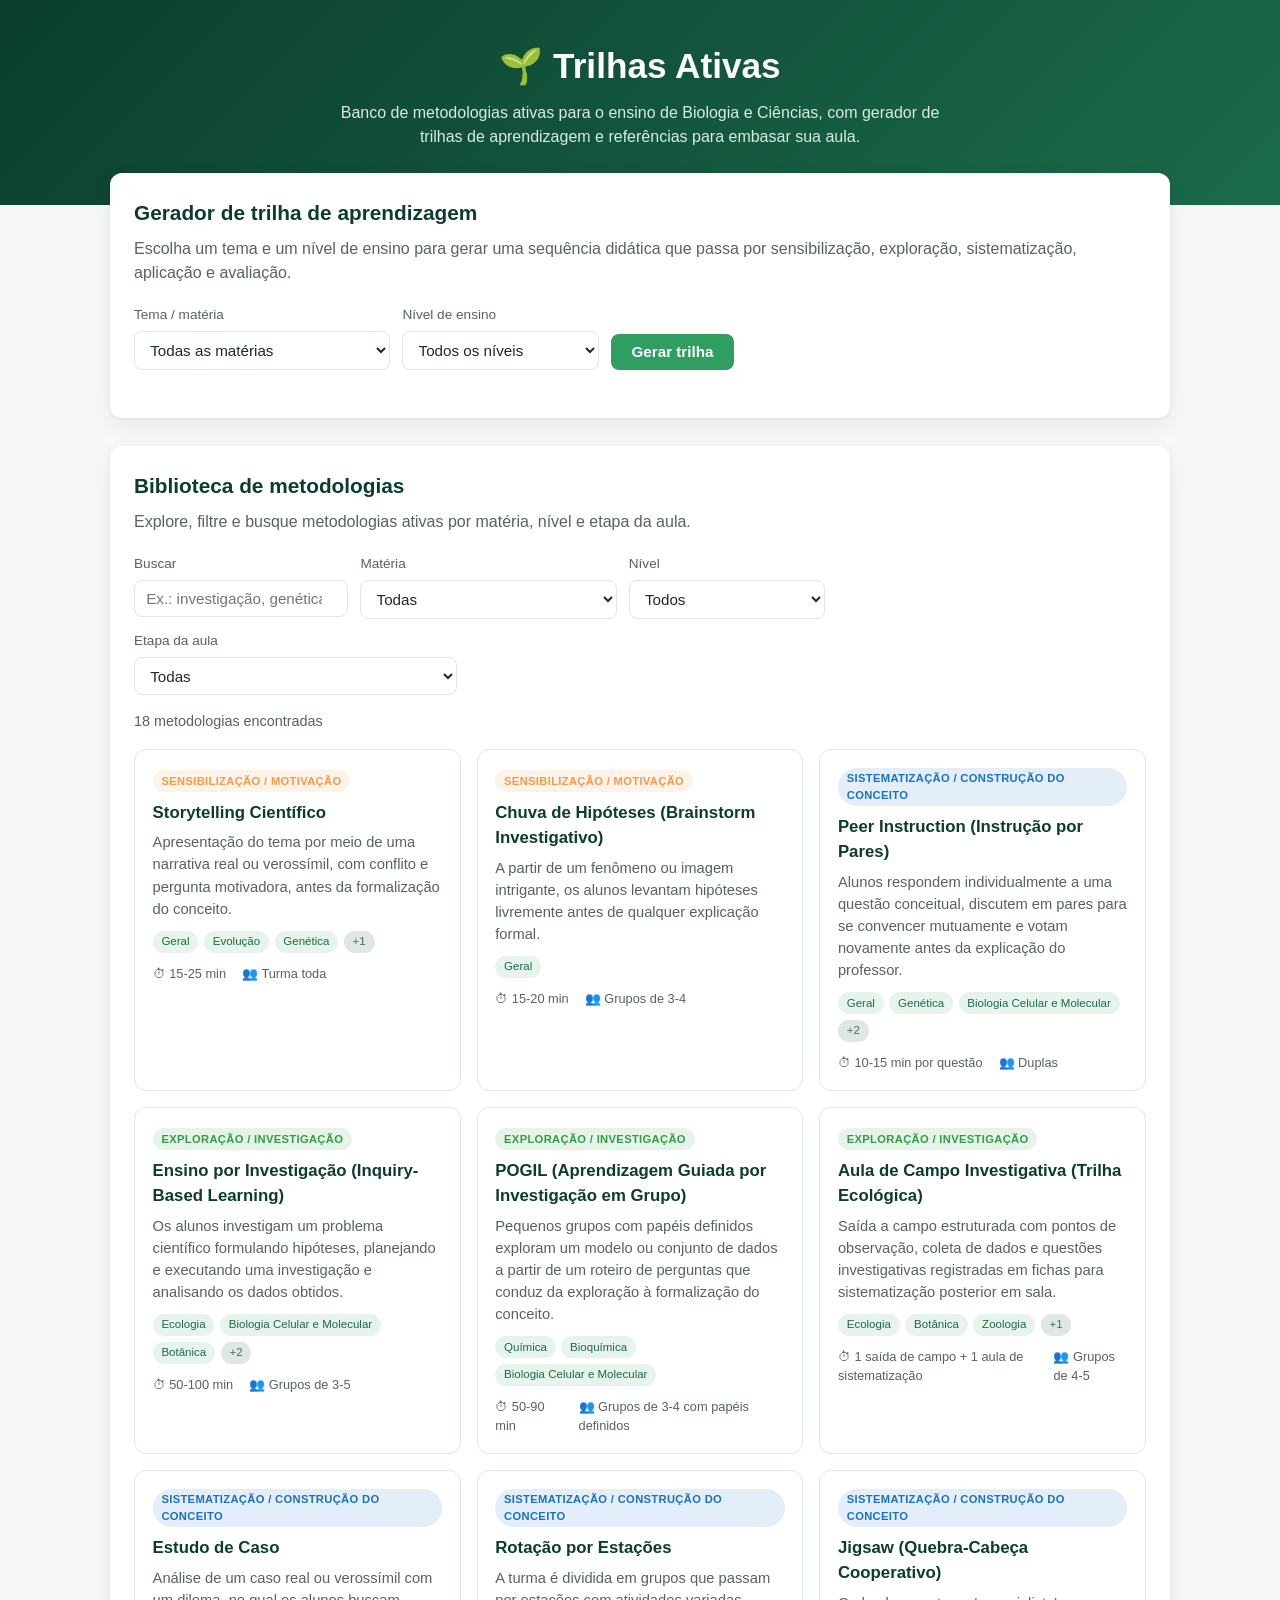
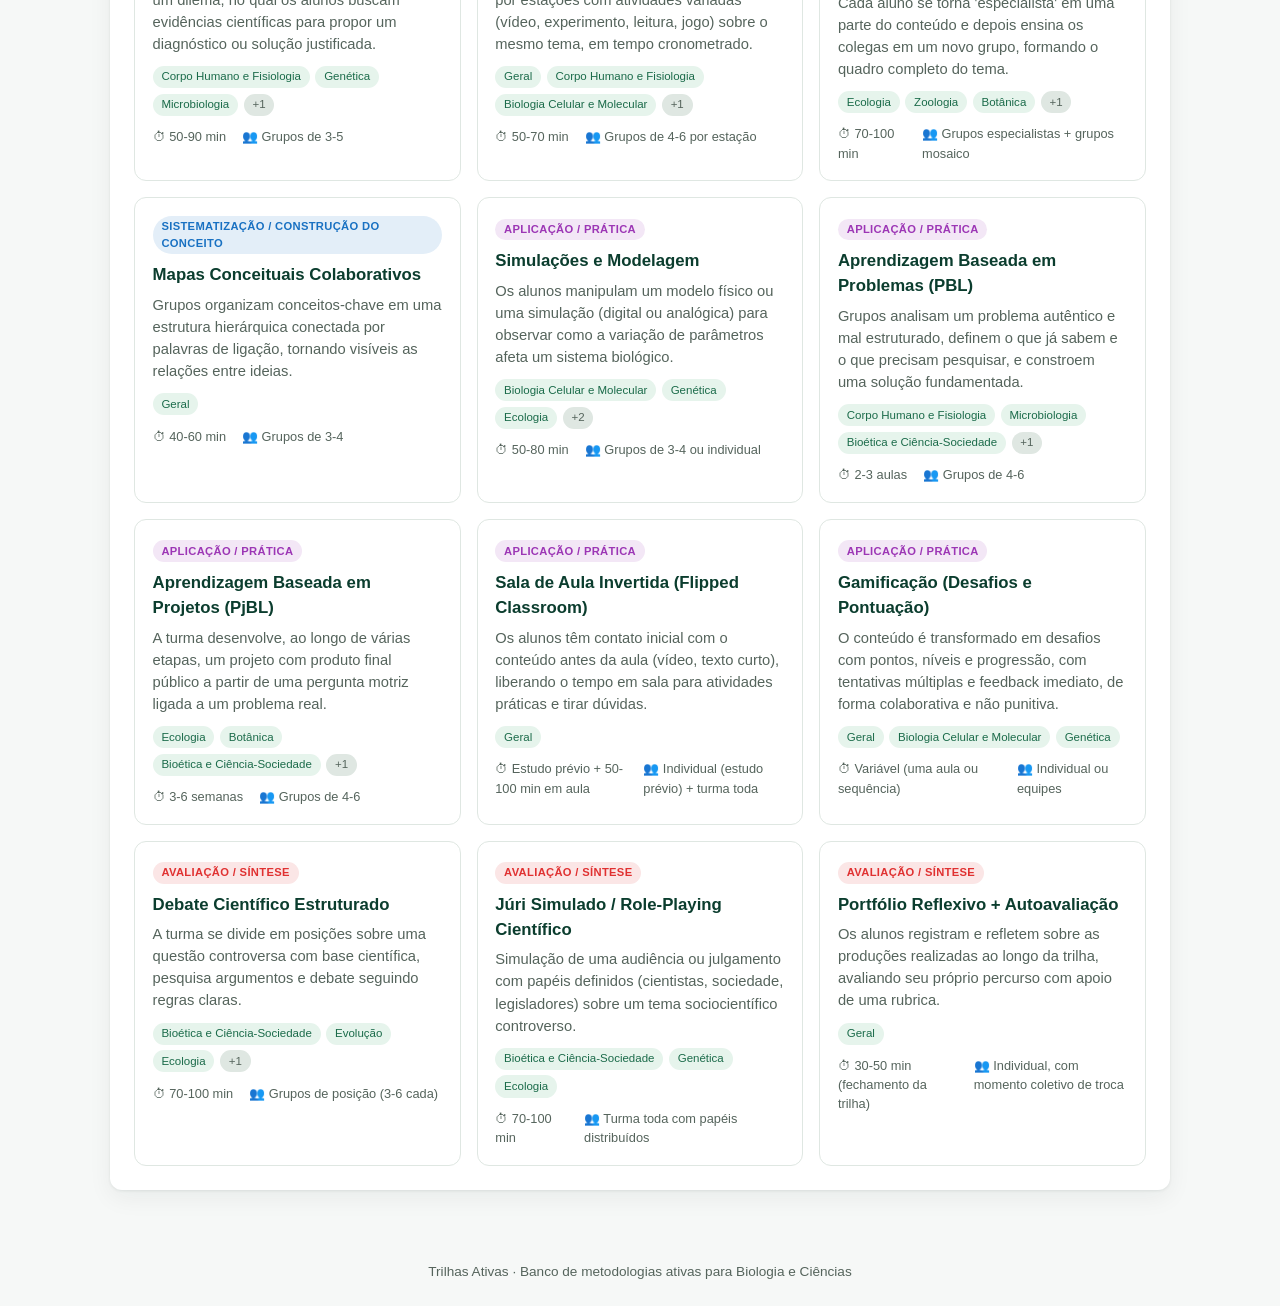
<file: app/index.html>
<!DOCTYPE html>
<html lang="pt-BR">
<head>
  <meta charset="UTF-8" />
  <meta name="viewport" content="width=device-width, initial-scale=1.0" />
  <title>Trilhas Ativas — Metodologias Ativas para Biologia e Ciências</title>
  <link rel="stylesheet" href="css/styles.css" />
</head>
<body>
  <header class="topo">
    <h1>🌱 Trilhas Ativas</h1>
    <p>
      Banco de metodologias ativas para o ensino de Biologia e Ciências, com
      gerador de trilhas de aprendizagem e referências para embasar sua aula.
    </p>
  </header>

  <main>
    <section id="painel-trilha">
      <h2>Gerador de trilha de aprendizagem</h2>
      <p class="section-desc">
        Escolha um tema e um nível de ensino para gerar uma sequência didática
        que passa por sensibilização, exploração, sistematização, aplicação e
        avaliação.
      </p>
      <div class="trilha-form">
        <div class="campo">
          <label for="trilha-materia">Tema / matéria</label>
          <select id="trilha-materia">
            <option value="todas">Todas as matérias</option>
          </select>
        </div>
        <div class="campo">
          <label for="trilha-nivel">Nível de ensino</label>
          <select id="trilha-nivel">
            <option value="todos">Todos os níveis</option>
          </select>
        </div>
        <button type="button" id="trilha-gerar" class="btn-primario">Gerar trilha</button>
      </div>
      <div id="trilha-resultado" class="trilha-resultado"></div>
      <button type="button" id="trilha-imprimir" class="btn-secundario" hidden>🖨️ Exportar / imprimir trilha</button>
    </section>

    <section id="painel-biblioteca">
      <h2>Biblioteca de metodologias</h2>
      <p class="section-desc">Explore, filtre e busque metodologias ativas por matéria, nível e etapa da aula.</p>

      <div class="filtros">
        <div class="campo">
          <label for="campo-busca">Buscar</label>
          <input type="search" id="campo-busca" placeholder="Ex.: investigação, genética, debate..." />
        </div>
        <div class="campo">
          <label for="filtro-materia">Matéria</label>
          <select id="filtro-materia">
            <option value="todas">Todas</option>
          </select>
        </div>
        <div class="campo">
          <label for="filtro-nivel">Nível</label>
          <select id="filtro-nivel">
            <option value="todos">Todos</option>
          </select>
        </div>
        <div class="campo">
          <label for="filtro-etapa">Etapa da aula</label>
          <select id="filtro-etapa">
            <option value="todas">Todas</option>
          </select>
        </div>
      </div>

      <p id="contagem-resultados" class="contagem"></p>
      <div id="grid-metodologias" class="grid"></div>
    </section>
  </main>

  <footer>Trilhas Ativas · Banco de metodologias ativas para Biologia e Ciências</footer>

  <div id="modal" class="modal" aria-hidden="true">
    <div class="modal-caixa">
      <button type="button" id="modal-fechar" class="modal-fechar" aria-label="Fechar">✕</button>
      <div id="modal-conteudo" class="modal-conteudo"></div>
    </div>
  </div>

  <script src="js/data.js"></script>
  <script src="js/app.js"></script>
</body>
</html>
</file>
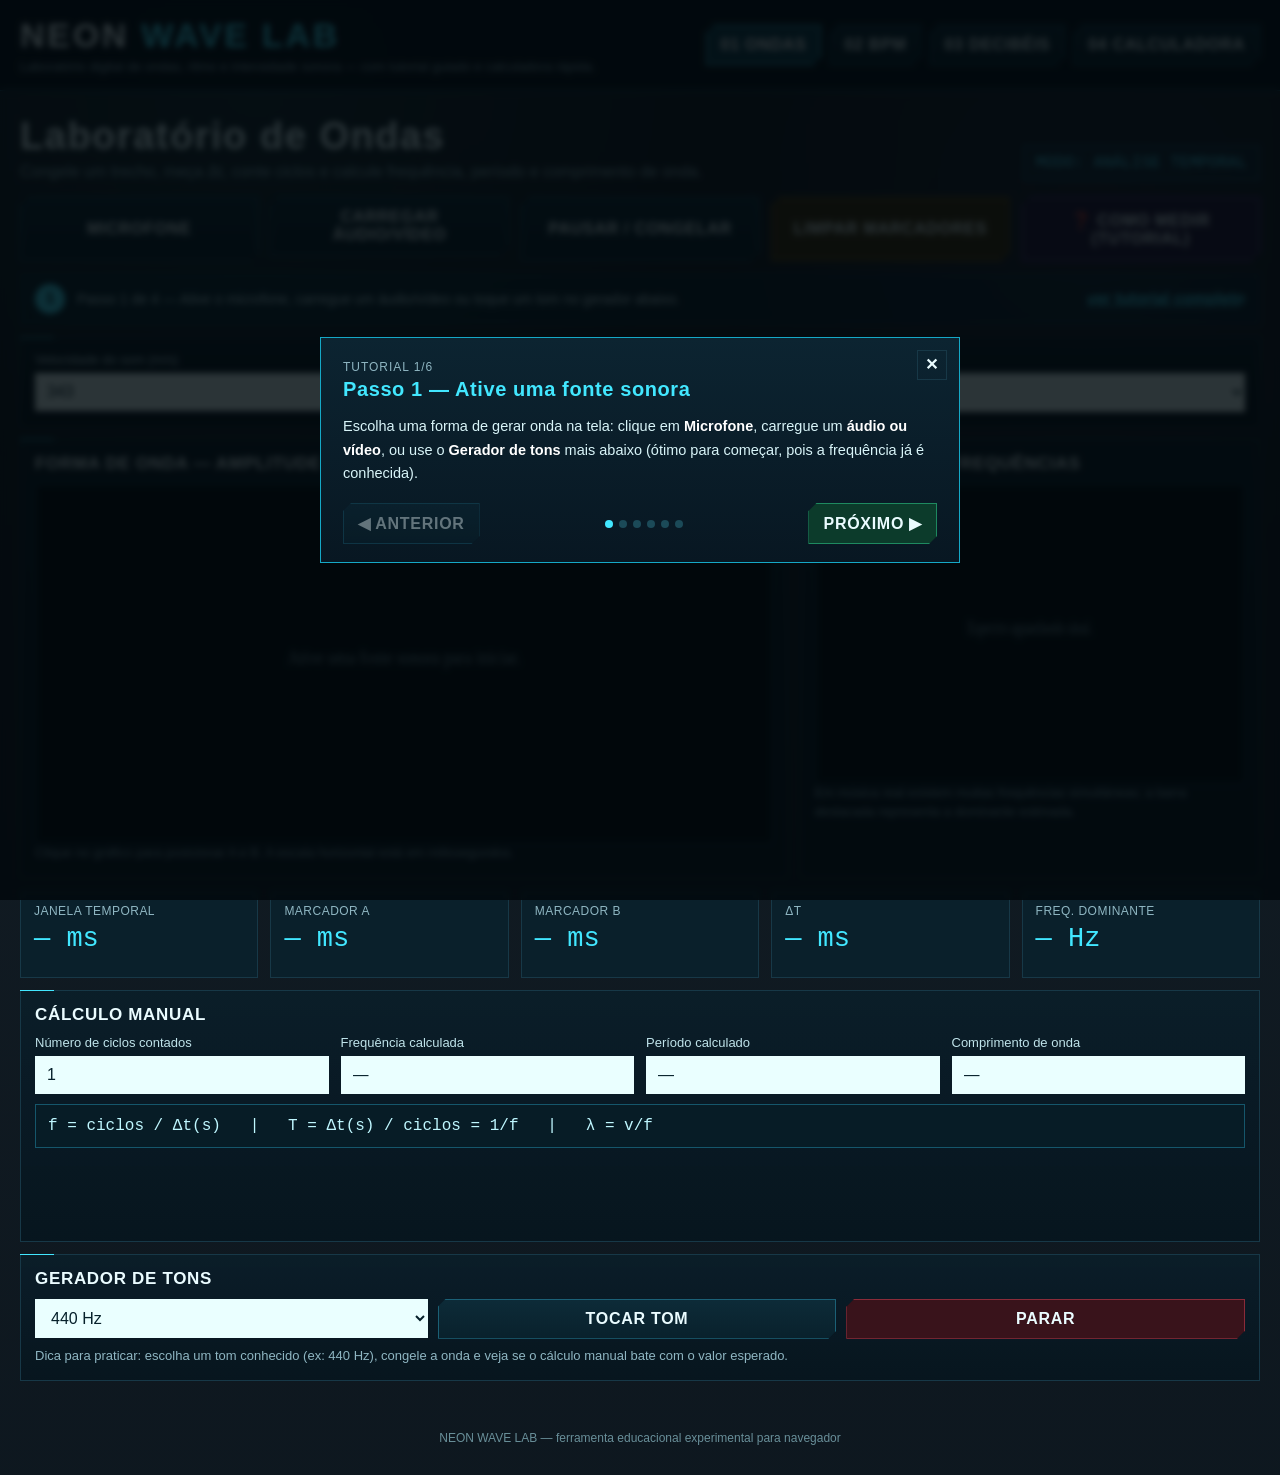
<file: wave-lab.html>
<!DOCTYPE html>
<html lang="pt-BR">
<head>
<meta charset="UTF-8" />
<meta name="viewport" content="width=device-width, initial-scale=1.0" />
<title>Neon Wave Lab</title>
<style>
:root{
  --bg:#061018;
  --bg2:#081923;
  --panel:#0b1e29;
  --panel2:#102a37;
  --line:#1b6076;
  --line2:#173847;
  --cyan:#42e7ff;
  --cyan2:#15a8c6;
  --green:#66ffb0;
  --amber:#ffd166;
  --red:#ff6577;
  --violet:#ba9cff;
  --text:#eafcff;
  --muted:#8fb6c2;
}
*{box-sizing:border-box}
html{scroll-behavior:smooth}
body{
  margin:0;
  font-family:Inter,Segoe UI,Arial,sans-serif;
  color:var(--text);
  background:
    linear-gradient(rgba(6,16,24,.94),rgba(6,16,24,.97)),
    repeating-linear-gradient(0deg,transparent 0 29px,rgba(66,231,255,.055) 30px),
    repeating-linear-gradient(90deg,transparent 0 29px,rgba(66,231,255,.055) 30px);
}
body:before{
  content:"";
  position:fixed;inset:0;pointer-events:none;
  background:radial-gradient(circle at 20% 10%,rgba(66,231,255,.08),transparent 35%),
             radial-gradient(circle at 85% 25%,rgba(186,156,255,.06),transparent 30%);
}
header{
  position:sticky;top:0;z-index:20;
  background:rgba(5,16,24,.93);
  backdrop-filter:blur(12px);
  border-bottom:1px solid var(--line);
}
.head{
  max-width:1320px;margin:auto;padding:16px 20px;
  display:flex;align-items:center;justify-content:space-between;gap:16px;flex-wrap:wrap;
}
.brand h1{
  margin:0;font-size:clamp(22px,3vw,34px);letter-spacing:.08em;
}
.brand h1 span{color:var(--cyan)}
.brand p{margin:4px 0 0;color:var(--muted);font-size:13px}
.tabs{display:flex;gap:8px;flex-wrap:wrap}
button,.fileBtn,select,input{
  font:inherit;
}
button,.fileBtn{
  border:1px solid var(--line);
  background:linear-gradient(180deg,#0d2b38,#09212c);
  color:var(--text);
  padding:10px 14px;
  cursor:pointer;
  text-transform:uppercase;
  font-weight:800;
  letter-spacing:.045em;
  clip-path:polygon(8px 0,100% 0,100% calc(100% - 8px),calc(100% - 8px) 100%,0 100%,0 8px);
}
button:hover,.fileBtn:hover{border-color:var(--cyan);box-shadow:0 0 18px rgba(66,231,255,.12)}
button:disabled{opacity:.4;cursor:not-allowed;box-shadow:none}
button.active{background:#0f4253;border-color:var(--cyan);color:#fff}
button.green{border-color:#1e8a60;background:#0c3b2b}
button.amber{border-color:#8d6b1f;background:#3b3010}
button.red{border-color:#8a2b39;background:#39131b}
button.violet{border-color:#6b4fae;background:#241a3d}
.fileBtn{display:inline-block;text-align:center}
input[type=file]{display:none}
select,input[type=number],input[type=text]{
  width:100%;
  color:#06202b;
  background:#eaffff;
  border:0;
  padding:10px 12px;
  border-radius:0;
}
main{max-width:1320px;margin:auto;padding:20px}
.module{display:none}
.module.active{display:block}
.hero{
  display:flex;justify-content:space-between;align-items:end;gap:16px;flex-wrap:wrap;
  margin:4px 0 16px;
}
.hero h2{margin:0;font-size:clamp(24px,4vw,38px);letter-spacing:.04em}
.hero p{margin:5px 0 0;color:var(--muted)}
.badge{
  border:1px solid var(--line);padding:8px 12px;color:var(--cyan);
  background:rgba(13,43,56,.65);font-family:Consolas,monospace
}
.toolbar,.grid2,.grid3,.stats,.measureGrid{
  display:grid;gap:12px
}
.toolbar{grid-template-columns:repeat(auto-fit,minmax(170px,1fr));margin-bottom:12px}
.grid2{grid-template-columns:1.25fr .75fr}
.grid3{grid-template-columns:repeat(3,1fr)}
.stats{grid-template-columns:repeat(auto-fit,minmax(180px,1fr));margin:12px 0}
.measureGrid{grid-template-columns:repeat(auto-fit,minmax(180px,1fr))}
.panel{
  border:1px solid var(--line2);
  background:linear-gradient(180deg,rgba(11,30,41,.96),rgba(7,22,31,.98));
  padding:14px;
  position:relative;
}
.panel:before{
  content:"";position:absolute;left:-1px;top:-1px;width:34px;height:1px;background:var(--cyan);
}
.panel h3{margin:0 0 10px;font-size:17px;text-transform:uppercase;letter-spacing:.04em}
.stat{
  border:1px solid var(--line2);background:#0a202b;padding:13px;min-height:88px
}
.stat .label{font-size:12px;color:var(--muted);text-transform:uppercase;letter-spacing:.04em}
.stat .value{font-family:Consolas,monospace;font-size:27px;color:var(--cyan);margin-top:6px}
.small{font-size:13px;color:var(--muted);line-height:1.45}
.note{
  border-left:3px solid var(--cyan);
  background:#0a2633;
  padding:10px 12px;color:#cdeef5;margin-top:10px;
}
.warning{
  border-left-color:var(--amber);background:#30280d;color:#ffe9a5
}
canvas{
  width:100%;background:#020a0f;border:1px solid #174454;display:block;touch-action:none;
}
#waveCanvas{height:360px}
#spectrumCanvas{height:300px}
#bpmCanvas{height:330px}
#dbCanvas{height:250px}
.row{display:flex;gap:10px;align-items:center;flex-wrap:wrap}
.row>*{flex:1}
label{display:block;margin-bottom:6px;color:#bfe3ea;font-size:13px}
.formula{
  font-family:Consolas,monospace;
  border:1px solid #15566b;background:#071c26;padding:12px;margin:10px 0;color:#bff7ff
}
.result{min-height:22px;margin-top:7px;font-weight:700}
.ok{color:var(--green)}.bad{color:var(--red)}.tip{color:var(--amber)}
.hidden{display:none!important}
audio,video{width:100%;margin-top:10px}
.ruler{
  position:relative;height:430px;border:1px solid var(--line2);background:#07131b;overflow:hidden
}
.dbbar{
  position:absolute;left:26px;bottom:20px;width:72px;height:360px;
  border:1px solid #1b5062;background:linear-gradient(to top,#12323f,#174d59);
}
.dbfill{
  position:absolute;left:0;right:0;bottom:0;height:0%;
  background:linear-gradient(to top,#42e7ff,#66ffb0 50%,#ffd166 75%,#ff6577);
  box-shadow:0 0 22px rgba(66,231,255,.3);
}
.dbneedle{
  position:absolute;left:116px;right:18px;height:1px;background:var(--cyan);
}
.refline{
  position:absolute;left:120px;right:14px;border-top:1px dashed #345a67;
  font-size:12px;color:#9ac3cd;padding-top:3px
}
.refline strong{color:#eaffff}
.kpi{
  font-family:Consolas,monospace;font-size:48px;color:var(--cyan);letter-spacing:.02em
}
.bpmTap{
  min-height:110px;display:flex;align-items:center;justify-content:center;
  font-size:24px;border-color:var(--violet)
}
footer{text-align:center;color:#698f99;padding:30px 15px;font-size:12px}

/* ---------- guia de passos ---------- */
.guidebar{
  display:flex;align-items:center;gap:12px;flex-wrap:wrap;
  border:1px solid var(--line2);background:#0a222d;padding:10px 14px;margin-bottom:12px;
}
.guidebar .stepNum{
  min-width:30px;height:30px;border-radius:50%;background:var(--cyan);color:#04141b;
  display:flex;align-items:center;justify-content:center;font-weight:800;font-family:Consolas,monospace;
  flex:none;
}
.guidebar.done .stepNum{background:var(--green)}
.guidebar p{margin:0;flex:1 1 260px;color:#cdeef5;font-size:14px}
.linkbtn{
  background:none;border:none;color:var(--cyan);text-decoration:underline;cursor:pointer;
  font:inherit;text-transform:none;font-weight:700;padding:0;letter-spacing:normal;flex:none;
}

/* ---------- modal de tutorial ---------- */
.modalOverlay{
  position:fixed;inset:0;background:rgba(2,8,12,.82);backdrop-filter:blur(3px);
  display:flex;align-items:center;justify-content:center;z-index:100;padding:16px;
}
.modalBox{
  width:min(640px,100%);max-height:88vh;overflow:auto;
  border:1px solid var(--cyan2);background:linear-gradient(180deg,#0c2431,#081722);
  padding:22px 22px 18px;position:relative;
}
.modalBox h4{margin:2px 0 4px;font-size:20px;letter-spacing:.03em;color:var(--cyan)}
.stepTag{font-size:12px;color:var(--muted);text-transform:uppercase;letter-spacing:.08em;margin-bottom:4px}
.modalClose{
  position:absolute;top:12px;right:12px;background:none;border:1px solid var(--line2);
  color:var(--text);width:30px;height:30px;padding:0;cursor:pointer;clip-path:none;
}
.modalBody{color:#d8f4f8;font-size:14.5px;line-height:1.6}
.modalBody strong{color:#fff}
.modalBody .ex{
  margin-top:10px;border-left:3px solid var(--green);background:#0a2a20;padding:8px 12px;color:#c8ffe4;font-family:Consolas,monospace;font-size:13px;
}
.modalNav{display:flex;justify-content:space-between;align-items:center;margin-top:18px;gap:10px}
.dots{display:flex;gap:6px}
.dots span{width:8px;height:8px;border-radius:50%;background:#1b4a58}
.dots span.active{background:var(--cyan)}
.waveSvg{width:100%;height:auto;margin:10px 0;background:#050f16;border:1px solid #17414f}

/* ---------- calculadora ---------- */
.unitRow{display:flex;gap:8px}
.unitRow input{flex:2}
.unitRow select{flex:1}
.arrowBig{text-align:center;color:var(--muted);font-size:22px;margin:4px 0}

@media(max-width:900px){
  .grid2,.grid3{grid-template-columns:1fr}
  #waveCanvas{height:300px}
}
</style>
</head>
<body>
<header>
  <div class="head">
    <div class="brand">
      <h1>NEON <span>WAVE LAB</span></h1>
      <p>Laboratório digital de ondas, ritmo e intensidade sonora — com tutorial guiado e calculadora rápida.</p>
    </div>
    <nav class="tabs">
      <button class="tab active" data-target="waves">01 Ondas</button>
      <button class="tab" data-target="bpm">02 BPM</button>
      <button class="tab" data-target="db">03 Decibéis</button>
      <button class="tab" data-target="calc">04 Calculadora</button>
    </nav>
  </div>
</header>

<main>
<!-- ================= ONDAS ================= -->
<section id="waves" class="module active">
  <div class="hero">
    <div>
      <h2>Laboratório de Ondas</h2>
      <p>Congele um trecho, meça Δt, conte ciclos e calcule frequência, período e comprimento de onda.</p>
    </div>
    <div class="badge">MODO: ANÁLISE TEMPORAL</div>
  </div>

  <div class="toolbar">
    <button id="waveMicBtn">Microfone</button>
    <label class="fileBtn" for="waveFile">Carregar áudio/vídeo</label>
    <input id="waveFile" type="file" accept="audio/*,video/*">
    <button id="wavePauseBtn">Pausar / Congelar</button>
    <button id="waveClearBtn" class="amber">Limpar marcadores</button>
    <button id="waveTutorialBtn" class="violet">❓ Como medir (tutorial)</button>
  </div>

  <div class="guidebar" id="waveGuide">
    <div class="stepNum" id="waveGuideNum">1</div>
    <p id="waveGuideText">Passo 1 de 4 — Ative o microfone, carregue um áudio/vídeo ou toque um tom no gerador abaixo.</p>
    <button class="linkbtn" id="waveGuideTutBtn">ver tutorial completo</button>
  </div>

  <div class="panel">
    <div class="grid3">
      <div>
        <label>Velocidade do som (m/s)</label>
        <input id="soundSpeed" type="number" value="343" step="0.1">
      </div>
      <div>
        <label>Precisão</label>
        <select id="fftSize">
          <option value="2048">Normal</option>
          <option value="4096" selected>Boa</option>
          <option value="8192">Alta</option>
        </select>
      </div>
      <div>
        <label>Zoom horizontal</label>
        <select id="waveZoom">
          <option value="1">1×</option>
          <option value="2">2×</option>
          <option value="4">4×</option>
          <option value="8">8×</option>
        </select>
      </div>
    </div>
    <div id="waveMediaWrap"></div>
  </div>

  <div class="grid2" style="margin-top:12px">
    <div class="panel">
      <h3>Forma de onda — amplitude × tempo</h3>
      <canvas id="waveCanvas" width="1000" height="380"></canvas>
      <div class="small">Clique no gráfico para posicionar A e B. A escala horizontal está em milissegundos.</div>
    </div>
    <div class="panel">
      <h3>Espectro de frequências</h3>
      <canvas id="spectrumCanvas" width="740" height="320"></canvas>
      <div class="small">Em música real existem muitas frequências simultâneas; a barra destacada representa a dominante estimada.</div>
    </div>
  </div>

  <div class="stats">
    <div class="stat"><div class="label">Janela temporal</div><div class="value"><span id="windowMs">—</span> ms</div></div>
    <div class="stat"><div class="label">Marcador A</div><div class="value"><span id="markerA">—</span> ms</div></div>
    <div class="stat"><div class="label">Marcador B</div><div class="value"><span id="markerB">—</span> ms</div></div>
    <div class="stat"><div class="label">Δt</div><div class="value"><span id="deltaMs">—</span> ms</div></div>
    <div class="stat"><div class="label">Freq. dominante</div><div class="value"><span id="dominantFreq">—</span> Hz</div></div>
  </div>

  <div class="panel">
    <h3>Cálculo manual</h3>
    <div class="measureGrid">
      <div>
        <label>Número de ciclos contados</label>
        <input id="cycleCount" type="number" min="1" value="1" step="1">
      </div>
      <div>
        <label>Frequência calculada</label>
        <input id="manualFreq" type="text" readonly value="—">
      </div>
      <div>
        <label>Período calculado</label>
        <input id="manualPeriod" type="text" readonly value="—">
      </div>
      <div>
        <label>Comprimento de onda</label>
        <input id="manualLambda" type="text" readonly value="—">
      </div>
    </div>
    <div class="formula">
      f = ciclos / Δt(s) &nbsp; | &nbsp; T = Δt(s) / ciclos = 1/f &nbsp; | &nbsp; λ = v/f
    </div>
    <button id="calcWaveBtn" class="green">Calcular</button>
    <div id="waveResult" class="result"></div>
  </div>

  <div class="panel" style="margin-top:12px">
    <h3>Gerador de tons</h3>
    <div class="row">
      <select id="toneFreq">
        <option value="100">100 Hz</option>
        <option value="200">200 Hz</option>
        <option value="440" selected>440 Hz</option>
        <option value="500">500 Hz</option>
        <option value="800">800 Hz</option>
        <option value="1000">1000 Hz</option>
      </select>
      <button id="toneStart">Tocar tom</button>
      <button id="toneStop" class="red">Parar</button>
    </div>
    <div class="small" style="margin-top:8px">Dica para praticar: escolha um tom conhecido (ex: 440 Hz), congele a onda e veja se o cálculo manual bate com o valor esperado.</div>
  </div>
</section>

<!-- ================= BPM ================= -->
<section id="bpm" class="module">
  <div class="hero">
    <div>
      <h2>Laboratório BPM</h2>
      <p>Analise o pulso rítmico da música sem confundir batidas com ciclos da onda sonora.</p>
    </div>
    <div class="badge">MODO: RITMO / TEMPO MUSICAL</div>
  </div>

  <div class="toolbar">
    <label class="fileBtn" for="bpmFile">Carregar música/vídeo</label>
    <input id="bpmFile" type="file" accept="audio/*,video/*">
    <button id="analyzeBpmBtn" class="green">Analisar BPM</button>
    <button id="resetTapBtn" class="amber">Zerar TAP</button>
    <button id="bpmTutorialBtn" class="violet">❓ Como funciona</button>
  </div>

  <div class="guidebar" id="bpmGuide">
    <div class="stepNum" id="bpmGuideNum">1</div>
    <p id="bpmGuideText">Passo 1 de 3 — Carregue uma música (áudio ou vídeo).</p>
    <button class="linkbtn" id="bpmGuideTutBtn">ver tutorial completo</button>
  </div>

  <div class="panel">
    <div id="bpmMediaWrap"></div>
    <div class="note">O BPM mede <strong>batidas por minuto</strong>. Uma batida musical não é uma oscilação individual da onda sonora.</div>
  </div>

  <div class="grid2" style="margin-top:12px">
    <div class="panel">
      <h3>Envelope rítmico</h3>
      <canvas id="bpmCanvas" width="1000" height="360"></canvas>
      <div class="small">Os picos destacados representam eventos de energia que o algoritmo considera candidatos a batidas.</div>
    </div>
    <div class="panel">
      <h3>Leitura</h3>
      <div class="kpi"><span id="bpmValue">—</span> BPM</div>
      <div class="stats">
        <div class="stat"><div class="label">Intervalo médio</div><div class="value"><span id="beatInterval">—</span> ms</div></div>
        <div class="stat"><div class="label">Confiança</div><div class="value"><span id="bpmConfidence">—</span></div></div>
      </div>
      <div class="formula">BPM = batidas / tempo(s) × 60</div>
      <div class="small">A detecção automática é uma estimativa. Algumas músicas podem ser interpretadas em metade ou no dobro do BPM real.</div>
    </div>
  </div>

  <div class="panel" style="margin-top:12px">
    <h3>Contagem manual</h3>
    <div class="measureGrid">
      <div>
        <label>Batidas contadas</label>
        <input id="beatsManual" type="number" min="1" value="30">
      </div>
      <div>
        <label>Tempo observado (s)</label>
        <input id="secondsManual" type="number" min="0.1" value="15" step="0.1">
      </div>
      <div>
        <label>BPM calculado</label>
        <input id="manualBpmOut" type="text" readonly value="—">
      </div>
    </div>
    <button id="manualBpmBtn" class="green">Calcular BPM</button>
  </div>

  <div class="panel" style="margin-top:12px">
    <h3>TAP BPM</h3>
    <button id="tapBtn" class="bpmTap">TOQUE AQUI NO RITMO</button>
    <div class="small">Toque várias vezes acompanhando a batida. O laboratório calcula o intervalo médio entre seus toques.</div>
    <div class="kpi" style="font-size:32px;margin-top:10px"><span id="tapBpm">—</span> BPM</div>
  </div>
</section>

<!-- ================= DB ================= -->
<section id="db" class="module">
  <div class="hero">
    <div>
      <h2>Laboratório de Decibéis</h2>
      <p>Compare intensidade sonora, observe variações e explore uma escala didática de referência.</p>
    </div>
    <div class="badge">MODO: INTENSIDADE SONORA</div>
  </div>

  <div class="toolbar">
    <button id="dbMicBtn">Ativar microfone</button>
    <button id="dbStopBtn" class="red">Parar medição</button>
    <button id="dbZeroBtn" class="amber">Zerar pico</button>
    <button id="dbTutorialBtn" class="violet">❓ Entenda a escala</button>
  </div>

  <div class="guidebar" id="dbGuide">
    <div class="stepNum" id="dbGuideNum">1</div>
    <p id="dbGuideText">Passo 1 de 2 — Clique em Ativar microfone para começar a medir.</p>
    <button class="linkbtn" id="dbGuideTutBtn">ver tutorial completo</button>
  </div>

  <div class="grid2">
    <div class="panel">
      <h3>Medidor em tempo real</h3>
      <canvas id="dbCanvas" width="1000" height="280"></canvas>
      <div class="stats">
        <div class="stat"><div class="label">Leitura relativa</div><div class="value"><span id="dbfsValue">—</span> dBFS</div></div>
        <div class="stat"><div class="label">Estimativa calibrada</div><div class="value"><span id="dbsplValue">—</span> dB SPL</div></div>
        <div class="stat"><div class="label">Pico estimado</div><div class="value"><span id="dbPeak">—</span> dB SPL</div></div>
      </div>
      <div class="row">
        <div>
          <label>Ajuste de calibração (dB)</label>
          <input id="calibrationOffset" type="number" value="94" step="1">
        </div>
        <div>
          <label>Suavização</label>
          <select id="dbSmoothing">
            <option value="0.75">Rápida</option>
            <option value="0.88" selected>Normal</option>
            <option value="0.95">Suave</option>
          </select>
        </div>
      </div>
      <div class="note warning">
        O microfone do navegador não é um decibelímetro calibrado. A leitura nativa é em <strong>dBFS</strong> (nível digital relativo). O valor em dB SPL abaixo é apenas uma <strong>estimativa didática</strong> baseada no ajuste de calibração.
      </div>
    </div>

    <div class="panel">
      <h3>Escala de referência — dB SPL</h3>
      <div class="ruler">
        <div class="dbbar"><div id="dbFill" class="dbfill"></div></div>
        <div id="dbNeedle" class="dbneedle" style="bottom:20px"></div>

        <div class="refline" style="bottom:20px"><strong>0 dB</strong> — limiar de audição de referência</div>
        <div class="refline" style="bottom:56px"><strong>10 dB</strong> — respiração / ambiente muito silencioso</div>
        <div class="refline" style="bottom:92px"><strong>20 dB</strong> — sussurro distante / folhas suaves</div>
        <div class="refline" style="bottom:128px"><strong>30 dB</strong> — quarto silencioso</div>
        <div class="refline" style="bottom:164px"><strong>40 dB</strong> — biblioteca tranquila</div>
        <div class="refline" style="bottom:200px"><strong>50 dB</strong> — conversa baixa</div>
        <div class="refline" style="bottom:236px"><strong>60 dB</strong> — conversa normal</div>
        <div class="refline" style="bottom:272px"><strong>70 dB</strong> — trânsito moderado</div>
        <div class="refline" style="bottom:308px"><strong>80 dB</strong> — rua movimentada</div>
        <div class="refline" style="bottom:344px"><strong>90 dB</strong> — som muito alto</div>
        <div class="refline" style="bottom:380px"><strong>100+ dB</strong> — níveis muito intensos</div>
      </div>
      <div class="small" style="margin-top:8px">Exemplos são aproximados e variam com distância, ambiente e fonte sonora.</div>
    </div>
  </div>
</section>

<!-- ================= CALCULADORA ================= -->
<section id="calc" class="module">
  <div class="hero">
    <div>
      <h2>Calculadora Rápida</h2>
      <p>Converta entre frequência, período, comprimento de onda, BPM e decibéis sem precisar de áudio.</p>
    </div>
    <div class="badge">MODO: CONVERSÃO DIRETA</div>
  </div>

  <div class="grid2">
    <div class="panel">
      <h3>Onda: frequência ↔ período ↔ comprimento de onda</h3>
      <div class="formula">λ = v / f &nbsp;|&nbsp; f = 1 / T &nbsp;|&nbsp; T = 1 / f</div>
      <label>Velocidade de propagação (m/s)</label>
      <div class="unitRow">
        <input id="calcSpeed" type="number" value="343" step="0.1">
        <select id="calcSpeedPreset">
          <option value="343">Som no ar (343)</option>
          <option value="1480">Som na água (1480)</option>
          <option value="299792458">Luz no vácuo (299792458)</option>
          <option value="custom">Personalizado</option>
        </select>
      </div>
      <div class="small" style="margin:10px 0">Preencha a frequência OU o comprimento de onda — o outro campo e o período são calculados automaticamente.</div>
      <label>Frequência</label>
      <div class="unitRow">
        <input id="calcFreq" type="number" step="any" placeholder="ex: 440">
        <select id="calcFreqUnit">
          <option value="1">Hz</option>
          <option value="1000">kHz</option>
          <option value="1000000">MHz</option>
        </select>
      </div>
      <label style="margin-top:10px">Comprimento de onda</label>
      <div class="unitRow">
        <input id="calcLambda" type="number" step="any" placeholder="ex: 0.78">
        <select id="calcLambdaUnit">
          <option value="1">m</option>
          <option value="0.01">cm</option>
          <option value="0.001">mm</option>
        </select>
      </div>
      <div class="stats">
        <div class="stat"><div class="label">Período (T)</div><div class="value"><span id="calcPeriodOut">—</span></div></div>
      </div>
      <button id="calcWaveClear" class="amber">Limpar</button>
    </div>

    <div class="panel">
      <h3>Tempo musical: BPM ↔ intervalo entre batidas</h3>
      <div class="formula">BPM = 60 / T(s) &nbsp;|&nbsp; T(s) = 60 / BPM</div>
      <label>BPM</label>
      <input id="calcBpmIn" type="number" step="any" placeholder="ex: 120">
      <div class="arrowBig">⇅</div>
      <label>Intervalo entre batidas (ms)</label>
      <input id="calcMsIn" type="number" step="any" placeholder="ex: 500">
      <div class="stats">
        <div class="stat"><div class="label">Equivalente em Hz</div><div class="value"><span id="calcBpmHzOut">—</span> Hz</div></div>
      </div>
      <button id="calcBpmClear" class="amber">Limpar</button>

      <h3 style="margin-top:20px">Decibéis: diferença entre dois níveis</h3>
      <div class="formula">ΔdB = 10·log₁₀(P₂/P₁) [potência] &nbsp;|&nbsp; ΔdB = 20·log₁₀(A₂/A₁) [pressão]</div>
      <label>Grandeza</label>
      <select id="calcDbType">
        <option value="10">Potência / intensidade</option>
        <option value="20" selected>Pressão sonora / amplitude</option>
      </select>
      <div class="row" style="margin-top:10px">
        <div><label>Valor de referência</label><input id="calcDbRef" type="number" step="any" value="1"></div>
        <div><label>Valor medido</label><input id="calcDbMeas" type="number" step="any" value="2"></div>
      </div>
      <button id="calcDbBtn" class="green">Calcular diferença</button>
      <div id="calcDbResult" class="result"></div>
    </div>
  </div>

  <div class="note" style="margin-top:14px">Esta calculadora é independente das medições ao vivo — use-a para conferir contas de exercícios ou entender rapidamente como as grandezas se relacionam.</div>
</section>
</main>

<footer>NEON WAVE LAB — ferramenta educacional experimental para navegador</footer>

<!-- ================= MODAL DE TUTORIAL ================= -->
<div id="tutorialOverlay" class="modalOverlay hidden">
  <div class="modalBox">
    <button class="modalClose" id="tutorialClose">✕</button>
    <div class="stepTag">Tutorial <span id="tutStepNow">1</span>/<span id="tutStepTotal">6</span></div>
    <h4 id="tutTitle">—</h4>
    <div class="modalBody" id="tutBody"></div>
    <div class="modalNav">
      <button id="tutPrev">◀ Anterior</button>
      <div class="dots" id="tutDots"></div>
      <button id="tutNext" class="green">Próximo ▶</button>
    </div>
  </div>
</div>

<script>
/* ---------- navegação ---------- */
document.querySelectorAll(".tab").forEach(btn=>{
  btn.addEventListener("click",()=>{
    document.querySelectorAll(".tab").forEach(b=>b.classList.remove("active"));
    document.querySelectorAll(".module").forEach(m=>m.classList.remove("active"));
    btn.classList.add("active");
    document.getElementById(btn.dataset.target).classList.add("active");
  });
});

/* ---------- infraestrutura de áudio para ondas ---------- */
let waveCtx=null, waveAnalyser=null, waveSource=null, waveMicStream=null, waveOsc=null;
let waveAnim=null, waveFrozen=false, waveTimeData=null, waveFreqData=null;
let markerAPos=null, markerBPos=null, markerNext="A", waveWindowSec=0, dominant=0;
let waveAudio=null;
const waveCanvas=document.getElementById("waveCanvas");
const wc=waveCanvas.getContext("2d");
const spectrumCanvas=document.getElementById("spectrumCanvas");
const sc=spectrumCanvas.getContext("2d");
const waveMediaWrap=document.getElementById("waveMediaWrap");

function ensureWaveCtx(){
  if(!waveCtx){
    waveCtx=new (window.AudioContext||window.webkitAudioContext)();
    waveAnalyser=waveCtx.createAnalyser();
    waveAnalyser.fftSize=+document.getElementById("fftSize").value;
    waveAnalyser.smoothingTimeConstant=.75;
  }
  if(waveCtx.state==="suspended") waveCtx.resume();
}
function stopWaveMic(){
  if(waveMicStream){waveMicStream.getTracks().forEach(t=>t.stop());waveMicStream=null}
}
function setupWaveMedia(file){
  waveMediaWrap.innerHTML="";
  const isVideo=file.type.startsWith("video/");
  waveAudio=document.createElement(isVideo?"video":"audio");
  waveAudio.id="waveAudio";
  waveAudio.controls=true;
  if(isVideo){waveAudio.style.maxHeight="260px";waveAudio.style.background="#000"}
  waveMediaWrap.appendChild(waveAudio);
  waveAudio.src=URL.createObjectURL(file);
  return waveAudio;
}
document.getElementById("waveMicBtn").onclick=async()=>{
  ensureWaveCtx(); stopWaveMic();
  try{
    waveMicStream=await navigator.mediaDevices.getUserMedia({audio:true});
    if(waveSource) try{waveSource.disconnect()}catch(e){}
    waveSource=waveCtx.createMediaStreamSource(waveMicStream);
    waveSource.connect(waveAnalyser);
    waveFrozen=false; drawWaveLoop(); updateWaveGuide();
  }catch(e){alert("Não foi possível acessar o microfone.");}
};
document.getElementById("waveFile").onchange=async(e)=>{
  const f=e.target.files[0];if(!f)return;
  ensureWaveCtx(); stopWaveMic();
  setupWaveMedia(f);
  waveAudio._srcNode=waveCtx.createMediaElementSource(waveAudio);
  waveAudio._srcNode.connect(waveAnalyser);waveAnalyser.connect(waveCtx.destination);
  await waveAudio.play();waveFrozen=false;drawWaveLoop();updateWaveGuide();
};
document.getElementById("fftSize").onchange=()=>{if(waveAnalyser)waveAnalyser.fftSize=+document.getElementById("fftSize").value};
document.getElementById("waveZoom").onchange=()=>drawWaveFrame();

document.getElementById("wavePauseBtn").onclick=async()=>{
  if(!waveAnalyser)return;
  waveFrozen=!waveFrozen;
  if(waveFrozen){
    cancelAnimationFrame(waveAnim);
    if(waveAudio&&!waveAudio.paused)waveAudio.pause();
    if(waveOsc&&waveCtx.state==="running")await waveCtx.suspend();
    drawWaveFrame();
  }else{
    if(waveCtx.state==="suspended")await waveCtx.resume();
    if(waveAudio&&waveAudio.src&&waveAudio.paused)try{await waveAudio.play()}catch(e){}
    drawWaveLoop();
  }
  updateWaveGuide();
};

function drawWaveLoop(){
  if(!waveAnalyser||waveFrozen)return;
  waveAnalyser.fftSize=+document.getElementById("fftSize").value;
  waveTimeData=new Uint8Array(waveAnalyser.fftSize);
  waveAnalyser.getByteTimeDomainData(waveTimeData);
  waveFreqData=new Uint8Array(waveAnalyser.frequencyBinCount);
  waveAnalyser.getByteFrequencyData(waveFreqData);

  let max=0,idx=0;
  for(let i=1;i<waveFreqData.length;i++)if(waveFreqData[i]>max){max=waveFreqData[i];idx=i}
  dominant=max>18?idx*(waveCtx.sampleRate/2)/waveFreqData.length:0;

  drawWaveFrame();
  waveAnim=requestAnimationFrame(drawWaveLoop);
}
function drawWaveFrame(){
  wc.fillStyle="#020a0f";wc.fillRect(0,0,waveCanvas.width,waveCanvas.height);
  sc.fillStyle="#020a0f";sc.fillRect(0,0,spectrumCanvas.width,spectrumCanvas.height);

  if(!waveCtx||!waveAnalyser||!waveTimeData){
    wc.fillStyle="#789aa4";wc.font="22px Segoe UI";wc.textAlign="center";
    wc.fillText("Ative uma fonte sonora para iniciar.",waveCanvas.width/2,waveCanvas.height/2);
    sc.fillStyle="#789aa4";sc.font="20px Segoe UI";sc.textAlign="center";
    sc.fillText("Espectro aguardando sinal.",spectrumCanvas.width/2,spectrumCanvas.height/2);
    return;
  }
  const zoom=+document.getElementById("waveZoom").value;
  const shown=Math.max(32,Math.floor(waveTimeData.length/zoom));
  waveWindowSec=shown/waveCtx.sampleRate;
  const div=10;
  wc.font="12px Consolas";wc.textAlign="center";
  for(let i=0;i<=div;i++){
    const x=i*waveCanvas.width/div;
    wc.strokeStyle="#0d2a34";wc.beginPath();wc.moveTo(x,0);wc.lineTo(x,waveCanvas.height);wc.stroke();
    wc.fillStyle="#6b9ba8";
    wc.fillText((waveWindowSec*1000*i/div).toFixed(2)+" ms",x,17);
  }
  wc.strokeStyle="#42e7ff";wc.lineWidth=2;wc.beginPath();
  for(let i=0;i<shown;i++){
    const x=i*waveCanvas.width/(shown-1);
    const y=(waveTimeData[i]/128)*waveCanvas.height/2;
    if(i===0)wc.moveTo(x,y);else wc.lineTo(x,y);
  }
  wc.stroke();
  drawMarker(markerAPos,"#ffd166","A");
  drawMarker(markerBPos,"#ba9cff","B");

  const bins=Math.min(300,waveFreqData.length), bw=spectrumCanvas.width/bins;
  let maxv=0,maxi=0;
  for(let i=1;i<bins;i++)if(waveFreqData[i]>maxv){maxv=waveFreqData[i];maxi=i}
  for(let i=0;i<bins;i++){
    const h=(waveFreqData[i]/255)*spectrumCanvas.height;
    sc.fillStyle=i===maxi?"#ffd166":"#66ffb0";
    sc.fillRect(i*bw,spectrumCanvas.height-h,Math.max(1,bw-1),h);
  }
  document.getElementById("windowMs").textContent=(waveWindowSec*1000).toFixed(2);
  document.getElementById("dominantFreq").textContent=dominant?dominant.toFixed(1):"—";
  updateMarkers();
}
function drawMarker(pos,color,label){
  if(pos===null)return;
  const x=pos*waveCanvas.width;
  wc.strokeStyle=color;wc.lineWidth=3;wc.beginPath();wc.moveTo(x,0);wc.lineTo(x,waveCanvas.height);wc.stroke();
  wc.fillStyle=color;wc.font="bold 17px Consolas";wc.textAlign="left";wc.fillText(label,x+5,38);
}
function eventPos(e){
  const r=waveCanvas.getBoundingClientRect();
  const cx=e.touches?e.touches[0].clientX:e.clientX;
  return Math.max(0,Math.min(1,(cx-r.left)/r.width));
}
waveCanvas.addEventListener("click",e=>{
  const p=eventPos(e);
  if(markerNext==="A"){markerAPos=p;markerNext="B"}else{markerBPos=p;markerNext="A"}
  drawWaveFrame();updateWaveGuide();
});
waveCanvas.addEventListener("touchstart",e=>{
  e.preventDefault();const p=eventPos(e);
  if(markerNext==="A"){markerAPos=p;markerNext="B"}else{markerBPos=p;markerNext="A"}
  drawWaveFrame();updateWaveGuide();
},{passive:false});
function updateMarkers(){
  const a=markerAPos===null?null:markerAPos*waveWindowSec*1000;
  const b=markerBPos===null?null:markerBPos*waveWindowSec*1000;
  document.getElementById("markerA").textContent=a===null?"—":a.toFixed(3);
  document.getElementById("markerB").textContent=b===null?"—":b.toFixed(3);
  document.getElementById("deltaMs").textContent=(a===null||b===null)?"—":Math.abs(b-a).toFixed(3);
}
document.getElementById("waveClearBtn").onclick=()=>{
  markerAPos=markerBPos=null;markerNext="A";
  ["manualFreq","manualPeriod","manualLambda"].forEach(id=>document.getElementById(id).value="—");
  document.getElementById("waveResult").textContent="";document.getElementById("waveResult").className="result";
  drawWaveFrame();updateWaveGuide();
};
document.getElementById("calcWaveBtn").onclick=()=>{
  const out=document.getElementById("waveResult");
  if(markerAPos===null||markerBPos===null||!waveWindowSec){
    out.textContent="Posicione os marcadores A e B.";out.className="result tip";updateWaveGuide();return;
  }
  const cycles=+document.getElementById("cycleCount").value;
  const dt=Math.abs(markerBPos-markerAPos)*waveWindowSec;
  if(!cycles||dt<=0){out.textContent="Verifique o número de ciclos.";out.className="result bad";updateWaveGuide();return}
  const f=cycles/dt,T=dt/cycles,v=+document.getElementById("soundSpeed").value||343,lambda=v/f;
  document.getElementById("manualFreq").value=f.toFixed(2)+" Hz";
  document.getElementById("manualPeriod").value=T.toFixed(6)+" s";
  document.getElementById("manualLambda").value=lambda.toFixed(3)+" m";
  out.textContent="Cálculo concluído.";out.className="result ok";
  updateWaveGuide();
};
document.getElementById("toneStart").onclick=()=>{
  ensureWaveCtx();
  if(waveOsc)try{waveOsc.stop()}catch(e){}
  const g=waveCtx.createGain();g.gain.value=.07;
  waveOsc=waveCtx.createOscillator();waveOsc.type="sine";waveOsc.frequency.value=+document.getElementById("toneFreq").value;
  waveOsc.connect(g);g.connect(waveAnalyser);
  try{waveAnalyser.disconnect()}catch(e){}
  waveAnalyser.connect(waveCtx.destination);waveOsc.start();waveFrozen=false;drawWaveLoop();updateWaveGuide();
};
document.getElementById("toneStop").onclick=()=>{if(waveOsc){try{waveOsc.stop()}catch(e){}waveOsc=null}};

function updateWaveGuide(){
  const bar=document.getElementById("waveGuide");
  const num=document.getElementById("waveGuideNum");
  const txt=document.getElementById("waveGuideText");
  const hasSource=!!(waveMicStream||(waveAudio&&waveAudio.src)||waveOsc);
  const resultOk=document.getElementById("waveResult").classList.contains("ok");
  bar.classList.remove("done");
  if(resultOk){
    bar.classList.add("done");num.textContent="✓";
    txt.textContent="Cálculo concluído! Congele outro trecho ou ajuste os marcadores para medir de novo.";
  }else if(!hasSource){
    num.textContent="1";txt.textContent="Passo 1 de 4 — Ative o microfone, carregue um áudio/vídeo ou toque um tom no gerador abaixo.";
  }else if(!waveFrozen){
    num.textContent="2";txt.textContent="Passo 2 de 4 — Quando a onda estiver estável na tela, clique em Pausar / Congelar.";
  }else if(markerAPos===null||markerBPos===null){
    num.textContent="3";txt.textContent="Passo 3 de 4 — Clique no gráfico para marcar o início (A) e o fim (B) de um número inteiro de ciclos.";
  }else{
    num.textContent="4";txt.textContent="Passo 4 de 4 — Digite quantos ciclos existem entre A e B e clique em Calcular.";
  }
}

/* ---------- BPM ---------- */
let bpmArrayBuffer=null, bpmAnalyzed=false, bpmAudio=null;
const bpmCanvas=document.getElementById("bpmCanvas");
const bc=bpmCanvas.getContext("2d");
const bpmMediaWrap=document.getElementById("bpmMediaWrap");

function setupBpmMedia(file){
  bpmMediaWrap.innerHTML="";
  const isVideo=file.type.startsWith("video/");
  bpmAudio=document.createElement(isVideo?"video":"audio");
  bpmAudio.id="bpmAudio";
  bpmAudio.controls=true;
  if(isVideo){bpmAudio.style.maxHeight="260px";bpmAudio.style.background="#000"}
  bpmMediaWrap.appendChild(bpmAudio);
  bpmAudio.src=URL.createObjectURL(file);
  return bpmAudio;
}
document.getElementById("bpmFile").onchange=async e=>{
  const f=e.target.files[0];if(!f)return;
  setupBpmMedia(f);
  bpmArrayBuffer=await f.arrayBuffer();
  bpmAnalyzed=false;updateBpmGuide();
  drawBpmPlaceholder("Mídia carregada. Clique em ANALISAR BPM.");
};
function drawBpmPlaceholder(msg){
  bc.fillStyle="#020a0f";bc.fillRect(0,0,bpmCanvas.width,bpmCanvas.height);
  bc.fillStyle="#789aa4";bc.font="21px Segoe UI";bc.textAlign="center";
  bc.fillText(msg,bpmCanvas.width/2,bpmCanvas.height/2);
}
drawBpmPlaceholder("Carregue uma música para analisar.");

document.getElementById("analyzeBpmBtn").onclick=async()=>{
  if(!bpmArrayBuffer){alert("Carregue uma música primeiro.");return}
  document.getElementById("bpmValue").textContent="...";
  const ctx=new (window.AudioContext||window.webkitAudioContext)();
  let buffer;
  try{buffer=await ctx.decodeAudioData(bpmArrayBuffer.slice(0));}
  catch(e){alert("Não foi possível decodificar este arquivo de áudio/vídeo.");return}

  // mono + envelope RMS em janelas de 20 ms
  const sr=buffer.sampleRate, ch=buffer.numberOfChannels;
  const len=buffer.length, win=Math.max(128,Math.floor(sr*.02));
  const env=[];
  for(let start=0;start<len;start+=win){
    let sum=0,count=0;
    const end=Math.min(len,start+win);
    for(let i=start;i<end;i+=4){
      let s=0;for(let c=0;c<ch;c++)s+=buffer.getChannelData(c)[i]||0;
      s/=ch;sum+=s*s;count++;
    }
    env.push(Math.sqrt(sum/Math.max(1,count)));
  }
  // moving average + novelty
  const avg=[];
  const radius=10;
  for(let i=0;i<env.length;i++){
    let s=0,n=0;
    for(let j=Math.max(0,i-radius);j<=Math.min(env.length-1,i+radius);j++){s+=env[j];n++}
    avg.push(s/n);
  }
  const novelty=env.map((v,i)=>Math.max(0,v-avg[i]*1.12));
  const maxN=Math.max(...novelty,1e-9);
  const threshold=maxN*.22;
  const minGap=Math.floor(.25/.02); // <= 240 BPM
  const peaks=[];
  let last=-9999;
  for(let i=1;i<novelty.length-1;i++){
    if(novelty[i]>threshold&&novelty[i]>=novelty[i-1]&&novelty[i]>=novelty[i+1]&&i-last>=minGap){
      peaks.push(i);last=i;
    }
  }
  const intervals=[];
  for(let i=1;i<peaks.length;i++){
    const sec=(peaks[i]-peaks[i-1])*.02;
    if(sec>=.25&&sec<=1.5)intervals.push(sec);
  }
  let bpm=0,confidence="Baixa";
  if(intervals.length){
    const candidates=intervals.map(x=>60/x).map(v=>{
      while(v<70)v*=2;while(v>180)v/=2;return v;
    });
    candidates.sort((a,b)=>a-b);
    bpm=candidates[Math.floor(candidates.length/2)];
    const close=candidates.filter(v=>Math.abs(v-bpm)<4).length/candidates.length;
    confidence=close>.65?"Alta":close>.4?"Média":"Baixa";
  }
  document.getElementById("bpmValue").textContent=bpm?Math.round(bpm):"—";
  document.getElementById("beatInterval").textContent=bpm?(60000/bpm).toFixed(0):"—";
  document.getElementById("bpmConfidence").textContent=confidence;

  // draw envelope
  bc.fillStyle="#020a0f";bc.fillRect(0,0,bpmCanvas.width,bpmCanvas.height);
  const step=Math.max(1,Math.floor(env.length/bpmCanvas.width));
  const maxE=Math.max(...env,1e-6);
  bc.strokeStyle="#42e7ff";bc.lineWidth=1.4;bc.beginPath();
  for(let x=0;x<bpmCanvas.width;x++){
    const i=Math.min(env.length-1,x*step);
    const y=bpmCanvas.height-(env[i]/maxE)*(bpmCanvas.height-20);
    if(x===0)bc.moveTo(x,y);else bc.lineTo(x,y);
  }
  bc.stroke();
  bc.strokeStyle="#ba9cff";bc.lineWidth=1;
  peaks.forEach(p=>{
    const x=(p/env.length)*bpmCanvas.width;
    bc.beginPath();bc.moveTo(x,0);bc.lineTo(x,bpmCanvas.height);bc.stroke();
  });
  bpmAnalyzed=true;updateBpmGuide();
  try{await ctx.close()}catch(e){}
};

document.getElementById("manualBpmBtn").onclick=()=>{
  const beats=+document.getElementById("beatsManual").value,sec=+document.getElementById("secondsManual").value;
  document.getElementById("manualBpmOut").value=(beats>0&&sec>0)?((beats/sec)*60).toFixed(1)+" BPM":"—";
};

let taps=[];
document.getElementById("tapBtn").onclick=()=>{
  const now=performance.now();taps.push(now);
  if(taps.length>10)taps.shift();
  if(taps.length>=2){
    const ints=[];for(let i=1;i<taps.length;i++)ints.push(taps[i]-taps[i-1]);
    const avg=ints.reduce((a,b)=>a+b,0)/ints.length;
    document.getElementById("tapBpm").textContent=(60000/avg).toFixed(1);
  }
};
document.getElementById("resetTapBtn").onclick=()=>{taps=[];document.getElementById("tapBpm").textContent="—"};

function updateBpmGuide(){
  const bar=document.getElementById("bpmGuide");
  const num=document.getElementById("bpmGuideNum");
  const txt=document.getElementById("bpmGuideText");
  bar.classList.remove("done");
  if(!bpmArrayBuffer){
    num.textContent="1";txt.textContent="Passo 1 de 3 — Carregue uma música (áudio ou vídeo).";
  }else if(!bpmAnalyzed){
    num.textContent="2";txt.textContent="Passo 2 de 3 — Clique em Analisar BPM.";
  }else{
    bar.classList.add("done");num.textContent="✓";
    txt.textContent="Passo 3 de 3 — Compare com a Contagem manual ou o TAP BPM para validar o resultado.";
  }
}

/* ---------- dB ---------- */
let dbCtx=null,dbAnalyser=null,dbStream=null,dbAnim=null,dbPeakVal=-999;
let dbSmooth=-60;
const dbCanvas=document.getElementById("dbCanvas"),dc=dbCanvas.getContext("2d");

document.getElementById("dbMicBtn").onclick=async()=>{
  try{
    if(!dbCtx)dbCtx=new (window.AudioContext||window.webkitAudioContext)();
    if(dbCtx.state==="suspended")await dbCtx.resume();
    if(dbStream)dbStream.getTracks().forEach(t=>t.stop());
    dbStream=await navigator.mediaDevices.getUserMedia({
      audio:{autoGainControl:false,echoCancellation:false,noiseSuppression:false}
    });
    dbAnalyser=dbCtx.createAnalyser();dbAnalyser.fftSize=2048;
    dbCtx.createMediaStreamSource(dbStream).connect(dbAnalyser);
    drawDbLoop();updateDbGuide();
  }catch(e){alert("Não foi possível acessar o microfone.");}
};
document.getElementById("dbStopBtn").onclick=()=>{
  cancelAnimationFrame(dbAnim);
  if(dbStream){dbStream.getTracks().forEach(t=>t.stop());dbStream=null}
  updateDbGuide();
};
document.getElementById("dbZeroBtn").onclick=()=>{dbPeakVal=-999;document.getElementById("dbPeak").textContent="—"};

function updateDbGuide(){
  const bar=document.getElementById("dbGuide");
  const num=document.getElementById("dbGuideNum");
  const txt=document.getElementById("dbGuideText");
  if(!dbStream){
    bar.classList.remove("done");
    num.textContent="1";txt.textContent="Passo 1 de 2 — Clique em Ativar microfone para começar a medir.";
  }else{
    bar.classList.add("done");
    num.textContent="2";txt.textContent="Passo 2 de 2 — Fale, bata palmas ou toque música e observe a leitura em tempo real.";
  }
}

function drawDbLoop(){
  if(!dbAnalyser)return;
  const data=new Float32Array(dbAnalyser.fftSize);
  dbAnalyser.getFloatTimeDomainData(data);
  let sum=0;
  for(const x of data)sum+=x*x;
  const rms=Math.sqrt(sum/data.length);
  const dbfs=rms>0?20*Math.log10(rms):-100;
  const alpha=+document.getElementById("dbSmoothing").value;
  dbSmooth=alpha*dbSmooth+(1-alpha)*dbfs;

  const offset=+document.getElementById("calibrationOffset").value||94;
  let spl=dbSmooth+offset;
  spl=Math.max(0,Math.min(120,spl));
  dbPeakVal=Math.max(dbPeakVal,spl);

  document.getElementById("dbfsValue").textContent=dbSmooth.toFixed(1);
  document.getElementById("dbsplValue").textContent=spl.toFixed(1);
  document.getElementById("dbPeak").textContent=dbPeakVal>-900?dbPeakVal.toFixed(1):"—";

  const pct=Math.max(0,Math.min(100,spl/100*100));
  document.getElementById("dbFill").style.height=pct+"%";
  document.getElementById("dbNeedle").style.bottom=(20+Math.min(360,spl/100*360))+"px";

  dc.fillStyle="#020a0f";dc.fillRect(0,0,dbCanvas.width,dbCanvas.height);
  dc.strokeStyle="#173847";
  for(let i=0;i<=10;i++){
    const y=i*dbCanvas.height/10;dc.beginPath();dc.moveTo(0,y);dc.lineTo(dbCanvas.width,y);dc.stroke();
  }
  if(!drawDbLoop.hist)drawDbLoop.hist=[];
  drawDbLoop.hist.push(spl);if(drawDbLoop.hist.length>dbCanvas.width)drawDbLoop.hist.shift();
  dc.strokeStyle="#42e7ff";dc.lineWidth=2;dc.beginPath();
  drawDbLoop.hist.forEach((v,i)=>{
    const x=i;const y=dbCanvas.height-(v/120)*dbCanvas.height;
    if(i===0)dc.moveTo(x,y);else dc.lineTo(x,y);
  });dc.stroke();

  dbAnim=requestAnimationFrame(drawDbLoop);
}

/* ---------- calculadora rápida ---------- */
const calcSpeed=document.getElementById("calcSpeed");
const calcSpeedPreset=document.getElementById("calcSpeedPreset");
const calcFreq=document.getElementById("calcFreq"), calcFreqUnit=document.getElementById("calcFreqUnit");
const calcLambda=document.getElementById("calcLambda"), calcLambdaUnit=document.getElementById("calcLambdaUnit");
const calcPeriodOut=document.getElementById("calcPeriodOut");

function fmt(n){
  if(!isFinite(n))return"—";
  if(n!==0&&(Math.abs(n)>=100000||Math.abs(n)<0.001))return n.toExponential(3);
  return (Math.round(n*1e6)/1e6).toString();
}
function fmtPeriod(T){
  if(!isFinite(T)||T<=0)return"—";
  return T<1?(T*1000).toFixed(4)+" ms":T.toFixed(6)+" s";
}
function recalcFromFreq(){
  const v=+calcSpeed.value||343;
  const fHz=+calcFreq.value*(+calcFreqUnit.value);
  if(!calcFreq.value||fHz<=0){calcPeriodOut.textContent="—";return}
  const lambdaM=v/fHz;
  calcLambda.value=fmt(lambdaM/(+calcLambdaUnit.value));
  calcPeriodOut.textContent=fmtPeriod(1/fHz);
}
function recalcFromLambda(){
  const v=+calcSpeed.value||343;
  const lambdaM=+calcLambda.value*(+calcLambdaUnit.value);
  if(!calcLambda.value||lambdaM<=0){calcPeriodOut.textContent="—";return}
  const fHz=v/lambdaM;
  calcFreq.value=fmt(fHz/(+calcFreqUnit.value));
  calcPeriodOut.textContent=fmtPeriod(1/fHz);
}
calcSpeedPreset.onchange=()=>{
  if(calcSpeedPreset.value!=="custom")calcSpeed.value=calcSpeedPreset.value;
  if(calcFreq.value)recalcFromFreq();else if(calcLambda.value)recalcFromLambda();
};
calcSpeed.oninput=()=>{
  calcSpeedPreset.value="custom";
  if(calcFreq.value)recalcFromFreq();else if(calcLambda.value)recalcFromLambda();
};
calcFreq.oninput=recalcFromFreq;
calcFreqUnit.onchange=()=>{if(calcFreq.value)recalcFromFreq();else if(calcLambda.value)recalcFromLambda();};
calcLambda.oninput=recalcFromLambda;
calcLambdaUnit.onchange=()=>{if(calcLambda.value)recalcFromLambda();else if(calcFreq.value)recalcFromFreq();};
document.getElementById("calcWaveClear").onclick=()=>{calcFreq.value="";calcLambda.value="";calcPeriodOut.textContent="—"};

const calcBpmIn=document.getElementById("calcBpmIn"), calcMsIn=document.getElementById("calcMsIn"), calcBpmHzOut=document.getElementById("calcBpmHzOut");
calcBpmIn.oninput=()=>{
  const bpm=+calcBpmIn.value;
  if(!bpm||bpm<=0){calcMsIn.value="";calcBpmHzOut.textContent="—";return}
  calcMsIn.value=fmt(60000/bpm);calcBpmHzOut.textContent=fmt(bpm/60);
};
calcMsIn.oninput=()=>{
  const ms=+calcMsIn.value;
  if(!ms||ms<=0){calcBpmIn.value="";calcBpmHzOut.textContent="—";return}
  const bpm=60000/ms;calcBpmIn.value=fmt(bpm);calcBpmHzOut.textContent=fmt(bpm/60);
};
document.getElementById("calcBpmClear").onclick=()=>{calcBpmIn.value="";calcMsIn.value="";calcBpmHzOut.textContent="—"};

document.getElementById("calcDbBtn").onclick=()=>{
  const factor=+document.getElementById("calcDbType").value;
  const ref=+document.getElementById("calcDbRef").value, meas=+document.getElementById("calcDbMeas").value;
  const out=document.getElementById("calcDbResult");
  if(!(ref>0)||!(meas>0)){out.textContent="Os dois valores devem ser positivos.";out.className="result bad";return}
  const db=factor*Math.log10(meas/ref);
  out.textContent="ΔdB = "+db.toFixed(2)+" dB "+(db>=0?"(aumento)":"(redução)");
  out.className="result ok";
};

/* ---------- tutorial guiado ---------- */
const svgDiagram=`<svg class="waveSvg" viewBox="0 0 400 148" xmlns="http://www.w3.org/2000/svg">
  <line x1="0" y1="60" x2="400" y2="60" stroke="#173847" stroke-width="1"/>
  <path d="M0,60 C20,15 40,15 60,60 C80,105 100,105 120,60 C140,15 160,15 180,60 C200,105 220,105 240,60 C260,15 280,15 300,60 C320,105 340,105 360,60 C380,15 400,15 400,60" fill="none" stroke="#42e7ff" stroke-width="2.5"/>
  <line x1="60" y1="14" x2="60" y2="120" stroke="#ffd166" stroke-width="2"/>
  <text x="60" y="10" fill="#ffd166" font-size="13" font-family="Consolas" text-anchor="middle">A</text>
  <line x1="180" y1="14" x2="180" y2="120" stroke="#ba9cff" stroke-width="2"/>
  <text x="180" y="10" fill="#ba9cff" font-size="13" font-family="Consolas" text-anchor="middle">B</text>
  <line x1="60" y1="128" x2="180" y2="128" stroke="#9ac3cd" stroke-width="1"/>
  <text x="120" y="140" fill="#9ac3cd" font-size="11" font-family="Segoe UI" text-anchor="middle">Δt entre A e B = 2 ciclos completos</text>
</svg>`;

const tutorials={
  waves:{steps:[
    {t:"Passo 1 — Ative uma fonte sonora",html:`<p>Escolha uma forma de gerar onda na tela: clique em <strong>Microfone</strong>, carregue um <strong>áudio ou vídeo</strong>, ou use o <strong>Gerador de tons</strong> mais abaixo (ótimo para começar, pois a frequência já é conhecida).</p>`},
    {t:"Passo 2 — Observe a forma de onda",html:`<p>A tela "Forma de onda" desenha a amplitude do som ao longo do tempo, em milissegundos. Espere aparecer um trecho com um padrão repetitivo (picos e vales se repetindo).</p>`},
    {t:"Passo 3 — Congele o momento certo",html:`<p>Clique em <strong>Pausar / Congelar</strong> quando o padrão estiver bem visível. Isso trava o desenho para você medir com calma — sem pressa, sem precisar acertar de primeira (clique de novo para descongelar e tentar outro trecho).</p>`},
    {t:"Passo 4 — Marque A e B sobre ciclos completos",html:`<p>Com a onda congelada, clique no gráfico duas vezes: uma no <strong style="color:#ffd166">início</strong> de um ciclo (marcador A) e outra exatamente no <strong style="color:#ba9cff">fim</strong> de um número inteiro de ciclos (marcador B).</p>${svgDiagram}<p class="small" style="color:#9ac3cd">Dica: contar várias oscilações (2, 3, 4...) em vez de apenas uma reduz o erro de medição.</p>`},
    {t:"Passo 5 — Informe quantos ciclos há entre A e B",html:`<p>No painel <strong>Cálculo manual</strong>, digite em "Número de ciclos contados" quantas oscilações completas cabem entre os marcadores A e B — no desenho acima, esse valor seria <strong>2</strong>.</p>`},
    {t:"Passo 6 — Calcule",html:`<p>Clique em <strong>Calcular</strong>. O laboratório usa o tempo entre os marcadores (Δt) e o número de ciclos para aplicar:</p><div class="ex">f = ciclos ÷ Δt(s)<br>T = 1 ÷ f<br>λ = velocidade do som ÷ f</div><p class="ex">Exemplo: 2 ciclos em Δt = 4,0 ms (0,004 s) → f = 2/0,004 = <strong>500 Hz</strong>, T = 1/500 = <strong>2 ms</strong>, e com v = 343 m/s → λ = 343/500 ≈ <strong>0,69 m</strong>.</p>`}
  ]},
  bpm:{steps:[
    {t:"Passo 1 — Carregue a música",html:`<p>Use <strong>Carregar música/vídeo</strong> para escolher um arquivo do seu dispositivo.</p>`},
    {t:"Passo 2 — Analise automaticamente",html:`<p>Clique em <strong>Analisar BPM</strong>. O laboratório mede a energia do som em pequenas janelas de tempo e procura picos regulares — os candidatos a batida.</p>`},
    {t:"Passo 3 — Confirme com contagem manual ou TAP",html:`<p>Se quiser conferir, conte as batidas ouvindo a música por alguns segundos e use a <strong>Contagem manual</strong> (batidas ÷ tempo × 60), ou toque no ritmo com o <strong>TAP BPM</strong>.</p>`},
    {t:"Passo 4 — Cuidado com metade/dobro",html:`<p>Alguns estilos musicais têm acentos que confundem o algoritmo, resultando em metade ou o dobro do BPM real. Se o número parecer estranho, compare com o TAP.</p>`}
  ]},
  db:{steps:[
    {t:"Passo 1 — dBFS × dB SPL",html:`<p>O microfone do navegador entrega um valor relativo chamado <strong>dBFS</strong> (o quão perto do limite digital o sinal está, sempre ≤ 0). Ele não é, por si só, um nível de pressão sonora real.</p>`},
    {t:"Passo 2 — A calibração é uma estimativa",html:`<p>Somamos um <strong>ajuste de calibração</strong> ao dBFS para converter em uma estimativa de <strong>dB SPL</strong> (a escala usada para descrever ruído do mundo real). Sem um decibelímetro de referência, esse ajuste é aproximado.</p>`},
    {t:"Passo 3 — Use a escala de referência",html:`<p>Compare a leitura com a régua ao lado, que mostra exemplos típicos (sussurro, conversa, trânsito...) para dar uma noção intuitiva do nível medido.</p>`}
  ]}
};

let tutState={key:null,idx:0};
const tutorialOverlay=document.getElementById("tutorialOverlay");
function openTutorial(key){
  tutState={key,idx:0};
  renderTutorialStep();
  tutorialOverlay.classList.remove("hidden");
}
function renderTutorialStep(){
  const tut=tutorials[tutState.key];
  const step=tut.steps[tutState.idx];
  document.getElementById("tutTitle").textContent=step.t;
  document.getElementById("tutBody").innerHTML=step.html;
  document.getElementById("tutStepNow").textContent=tutState.idx+1;
  document.getElementById("tutStepTotal").textContent=tut.steps.length;
  const dots=document.getElementById("tutDots");
  dots.innerHTML="";
  tut.steps.forEach((_,i)=>{
    const d=document.createElement("span");
    if(i===tutState.idx)d.className="active";
    dots.appendChild(d);
  });
  document.getElementById("tutPrev").disabled=tutState.idx===0;
  document.getElementById("tutNext").textContent=tutState.idx===tut.steps.length-1?"Concluir ✓":"Próximo ▶";
}
document.getElementById("tutPrev").onclick=()=>{if(tutState.idx>0){tutState.idx--;renderTutorialStep();}};
document.getElementById("tutNext").onclick=()=>{
  const tut=tutorials[tutState.key];
  if(tutState.idx<tut.steps.length-1){tutState.idx++;renderTutorialStep();}
  else closeTutorial();
};
function closeTutorial(){
  tutorialOverlay.classList.add("hidden");
  try{localStorage.setItem("neonWaveLab_tutSeen_"+tutState.key,"1")}catch(e){}
}
document.getElementById("tutorialClose").onclick=closeTutorial;
tutorialOverlay.addEventListener("click",e=>{if(e.target===tutorialOverlay)closeTutorial();});

document.getElementById("waveTutorialBtn").onclick=()=>openTutorial("waves");
document.getElementById("waveGuideTutBtn").onclick=()=>openTutorial("waves");
document.getElementById("bpmTutorialBtn").onclick=()=>openTutorial("bpm");
document.getElementById("bpmGuideTutBtn").onclick=()=>openTutorial("bpm");
document.getElementById("dbTutorialBtn").onclick=()=>openTutorial("db");
document.getElementById("dbGuideTutBtn").onclick=()=>openTutorial("db");

/* abre o tutorial de ondas automaticamente na primeira visita */
try{
  if(!localStorage.getItem("neonWaveLab_tutSeen_waves"))openTutorial("waves");
}catch(e){}

/* placeholders */
drawWaveFrame();
updateWaveGuide();
updateBpmGuide();
updateDbGuide();
dc.fillStyle="#020a0f";dc.fillRect(0,0,dbCanvas.width,dbCanvas.height);
dc.fillStyle="#789aa4";dc.font="20px Segoe UI";dc.textAlign="center";
dc.fillText("Ative o microfone para iniciar a medição.",dbCanvas.width/2,dbCanvas.height/2);
</script>
</body>
</html>
</file>
<file: app/css/styles.css>
:root {
  --verde-900: #0b3d2e;
  --verde-700: #1b6b4a;
  --verde-500: #2f9e60;
  --verde-100: #e6f4ec;
  --azul-700: #1971c2;
  --fundo: #f6f8f7;
  --superficie: #ffffff;
  --texto: #1c2b24;
  --texto-suave: #55645c;
  --borda: #dfe7e2;
  --raio: 12px;
  --sombra: 0 1px 3px rgba(16, 40, 30, 0.08), 0 8px 24px rgba(16, 40, 30, 0.06);
  font-family: -apple-system, BlinkMacSystemFont, "Segoe UI", Roboto, Helvetica, Arial, sans-serif;
}

* { box-sizing: border-box; }

body {
  margin: 0;
  background: var(--fundo);
  color: var(--texto);
  line-height: 1.5;
}

.topo {
  background: linear-gradient(135deg, var(--verde-900), var(--verde-700));
  color: white;
  padding: 2.5rem 1.5rem 3.5rem;
  text-align: center;
}

.topo h1 {
  margin: 0 0 0.5rem;
  font-size: clamp(1.6rem, 3vw, 2.2rem);
}

.topo p {
  margin: 0;
  color: #d7ede1;
  max-width: 640px;
  margin-inline: auto;
}

main {
  max-width: 1100px;
  margin: -2rem auto 3rem;
  padding: 0 1.25rem;
}

section {
  background: var(--superficie);
  border-radius: var(--raio);
  box-shadow: var(--sombra);
  padding: 1.5rem;
  margin-bottom: 1.75rem;
}

section > h2 {
  margin-top: 0;
  font-size: 1.3rem;
  color: var(--verde-900);
}

.section-desc {
  color: var(--texto-suave);
  margin-top: -0.5rem;
  margin-bottom: 1.25rem;
}

/* ---- Trilha ---- */

.trilha-form {
  display: flex;
  flex-wrap: wrap;
  gap: 0.75rem;
  align-items: end;
}

.campo {
  display: flex;
  flex-direction: column;
  gap: 0.35rem;
  font-size: 0.85rem;
  color: var(--texto-suave);
}

select, input[type="search"] {
  padding: 0.55rem 0.7rem;
  border-radius: 8px;
  border: 1px solid var(--borda);
  background: white;
  font-size: 0.95rem;
  color: var(--texto);
  min-width: 190px;
}

button {
  cursor: pointer;
  font-family: inherit;
}

.btn-primario {
  background: var(--verde-500);
  color: white;
  border: none;
  padding: 0.6rem 1.3rem;
  border-radius: 8px;
  font-size: 0.95rem;
  font-weight: 600;
}

.btn-primario:hover { background: var(--verde-700); }

.btn-secundario {
  background: transparent;
  border: 1px solid var(--borda);
  color: var(--texto);
  padding: 0.5rem 1rem;
  border-radius: 8px;
  margin-top: 1rem;
}

.trilha-resultado { margin-top: 1.5rem; }

.trilha-titulo {
  color: var(--verde-900);
}

.trilha-nivel-badge {
  font-size: 0.75rem;
  background: var(--verde-100);
  color: var(--verde-700);
  padding: 0.2rem 0.6rem;
  border-radius: 999px;
  font-weight: 600;
  margin-left: 0.5rem;
}

.trilha-linha-do-tempo {
  list-style: none;
  margin: 0;
  padding: 0;
  border-left: 3px solid var(--borda);
}

.trilha-passo {
  position: relative;
  padding: 0 0 1.5rem 1.5rem;
}

.trilha-passo::before {
  content: "";
  position: absolute;
  left: -9px;
  top: 4px;
  width: 15px;
  height: 15px;
  border-radius: 50%;
  background: var(--cor-etapa, var(--verde-500));
  border: 2px solid white;
  box-shadow: 0 0 0 2px var(--cor-etapa, var(--verde-500));
}

.trilha-passo-etapa {
  font-size: 0.75rem;
  font-weight: 700;
  text-transform: uppercase;
  letter-spacing: 0.03em;
  color: var(--cor-etapa, var(--verde-700));
}

.trilha-passo-nome {
  font-size: 1.1rem;
  font-weight: 700;
  margin: 0.15rem 0 0.3rem;
}

.trilha-passo-resumo {
  margin: 0 0 0.5rem;
  color: var(--texto-suave);
}

.link-detalhes {
  background: none;
  border: none;
  color: var(--azul-700);
  font-weight: 600;
  padding: 0;
  margin-top: 0.4rem;
  font-size: 0.9rem;
}

.link-detalhes:hover { text-decoration: underline; }

/* ---- Filtros e grid ---- */

.filtros {
  display: flex;
  flex-wrap: wrap;
  gap: 0.75rem;
  margin-bottom: 1rem;
}

.contagem {
  color: var(--texto-suave);
  font-size: 0.9rem;
  margin-bottom: 1rem;
}

.grid {
  display: grid;
  grid-template-columns: repeat(auto-fill, minmax(260px, 1fr));
  gap: 1rem;
}

.card {
  border: 1px solid var(--borda);
  border-radius: var(--raio);
  padding: 1.1rem;
  background: white;
  cursor: pointer;
  transition: transform 0.15s, box-shadow 0.15s;
}

.card:hover, .card:focus {
  transform: translateY(-2px);
  box-shadow: var(--sombra);
  outline: none;
  border-color: var(--verde-500);
}

.card h3 {
  margin: 0.5rem 0 0.4rem;
  font-size: 1.05rem;
  color: var(--verde-900);
}

.card-etapa {
  display: inline-block;
  font-size: 0.7rem;
  font-weight: 700;
  text-transform: uppercase;
  letter-spacing: 0.03em;
  color: var(--cor-etapa);
  background: color-mix(in srgb, var(--cor-etapa) 12%, white);
  padding: 0.15rem 0.55rem;
  border-radius: 999px;
}

.card-resumo {
  color: var(--texto-suave);
  font-size: 0.92rem;
  margin: 0 0 0.7rem;
}

.card-tags {
  display: flex;
  flex-wrap: wrap;
  gap: 0.35rem;
  margin-bottom: 0.7rem;
}

.tag {
  font-size: 0.72rem;
  background: var(--verde-100);
  color: var(--verde-700);
  padding: 0.15rem 0.55rem;
  border-radius: 999px;
}

.tag-nivel { background: #eef2ff; color: #3b48c9; }
.tag-mais { background: var(--borda); color: var(--texto-suave); }

.card-meta {
  display: flex;
  gap: 1rem;
  font-size: 0.8rem;
  color: var(--texto-suave);
}

.vazio {
  color: var(--texto-suave);
  padding: 2rem 0;
  text-align: center;
  grid-column: 1 / -1;
}

/* ---- Modal ---- */

.modal {
  position: fixed;
  inset: 0;
  background: rgba(11, 61, 46, 0.45);
  display: none;
  align-items: flex-start;
  justify-content: center;
  padding: 3vh 1rem;
  overflow-y: auto;
  z-index: 50;
}

.modal.aberto { display: flex; }

.modal-caixa {
  background: white;
  border-radius: var(--raio);
  max-width: 640px;
  width: 100%;
  padding: 1.75rem;
  position: relative;
}

.modal-fechar {
  position: absolute;
  top: 0.9rem;
  right: 0.9rem;
  border: none;
  background: var(--fundo);
  width: 32px;
  height: 32px;
  border-radius: 50%;
  font-size: 1.1rem;
  line-height: 1;
}

.modal-resumo {
  color: var(--texto-suave);
}

.modal-grid {
  display: grid;
  grid-template-columns: 1fr 1fr;
  gap: 1rem;
  margin: 1rem 0;
}

.modal-conteudo h4 {
  margin-bottom: 0.4rem;
  color: var(--verde-900);
}

.referencias {
  font-size: 0.88rem;
  color: var(--texto-suave);
  padding-left: 1.2rem;
}

footer {
  text-align: center;
  color: var(--texto-suave);
  font-size: 0.85rem;
  padding: 1.5rem;
}

@media (max-width: 600px) {
  .modal-grid { grid-template-columns: 1fr; }
  select, input[type="search"] { min-width: 100%; }
}

@media print {
  .topo, .filtros, #painel-biblioteca, .btn-secundario, .trilha-form { display: none !important; }
  section { box-shadow: none; border: none; }
  main { margin-top: 1rem; }
}

@media (prefers-color-scheme: dark) {
  :root {
    --fundo: #10201a;
    --superficie: #16281f;
    --texto: #eaf3ee;
    --texto-suave: #a9beb2;
    --borda: #24392f;
    --verde-100: #163326;
  }
  select, input[type="search"] { background: #10201a; color: var(--texto); }
  .modal-fechar { background: #10201a; color: var(--texto); }
}
</file>
